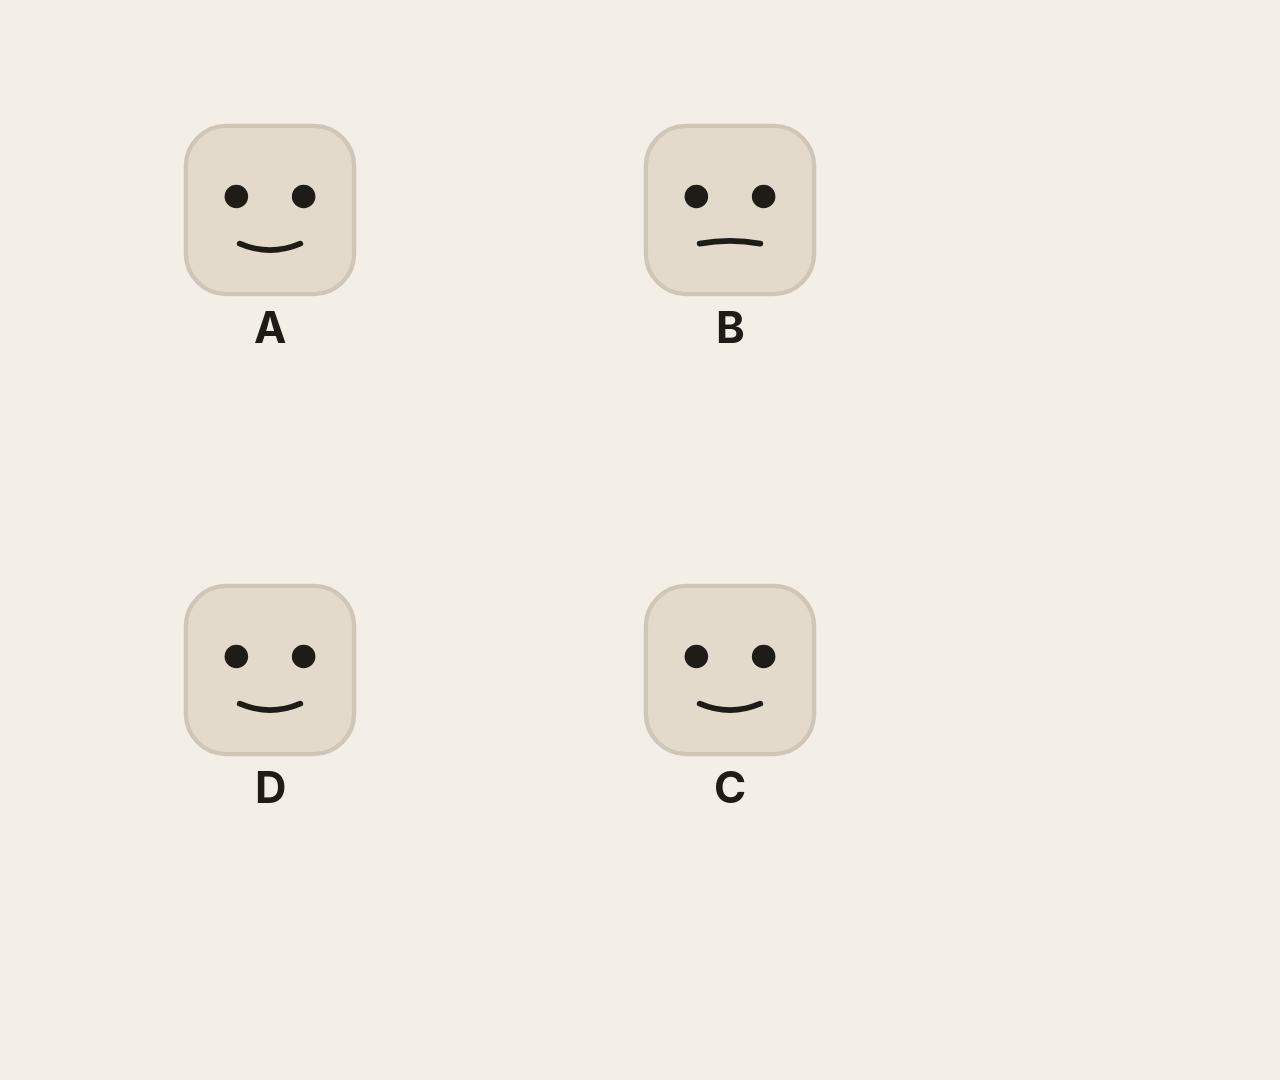
<file: film/src/index.html>
<!doctype html>
<html lang="en">
<head>
<meta charset="utf-8">
<title>Net Influence Explainer</title>
<link rel="stylesheet" href="tokens.css">
<style>
  html, body { margin: 0; background: var(--ground); }
  canvas { display: block; }
</style>
</head>
<body>
<canvas id="c"></canvas>
<script src="tokens.js"></script>
<script src="film.js"></script>
<script src="audio.js"></script>
<script>
  window.READY = Promise.all([
    document.fonts.load("400 40px Inter"), document.fonts.load("600 40px Inter"),
    document.fonts.load("700 40px Inter"), document.fonts.load("400 40px DejaVuMono"),
  ]).then(() => document.fonts.ready).then(() => {
    const t = parseFloat(new URLSearchParams(location.search).get('t') || '0');
    window.seek(t);
    return true;
  });
</script>
</body>
</html>
</file>
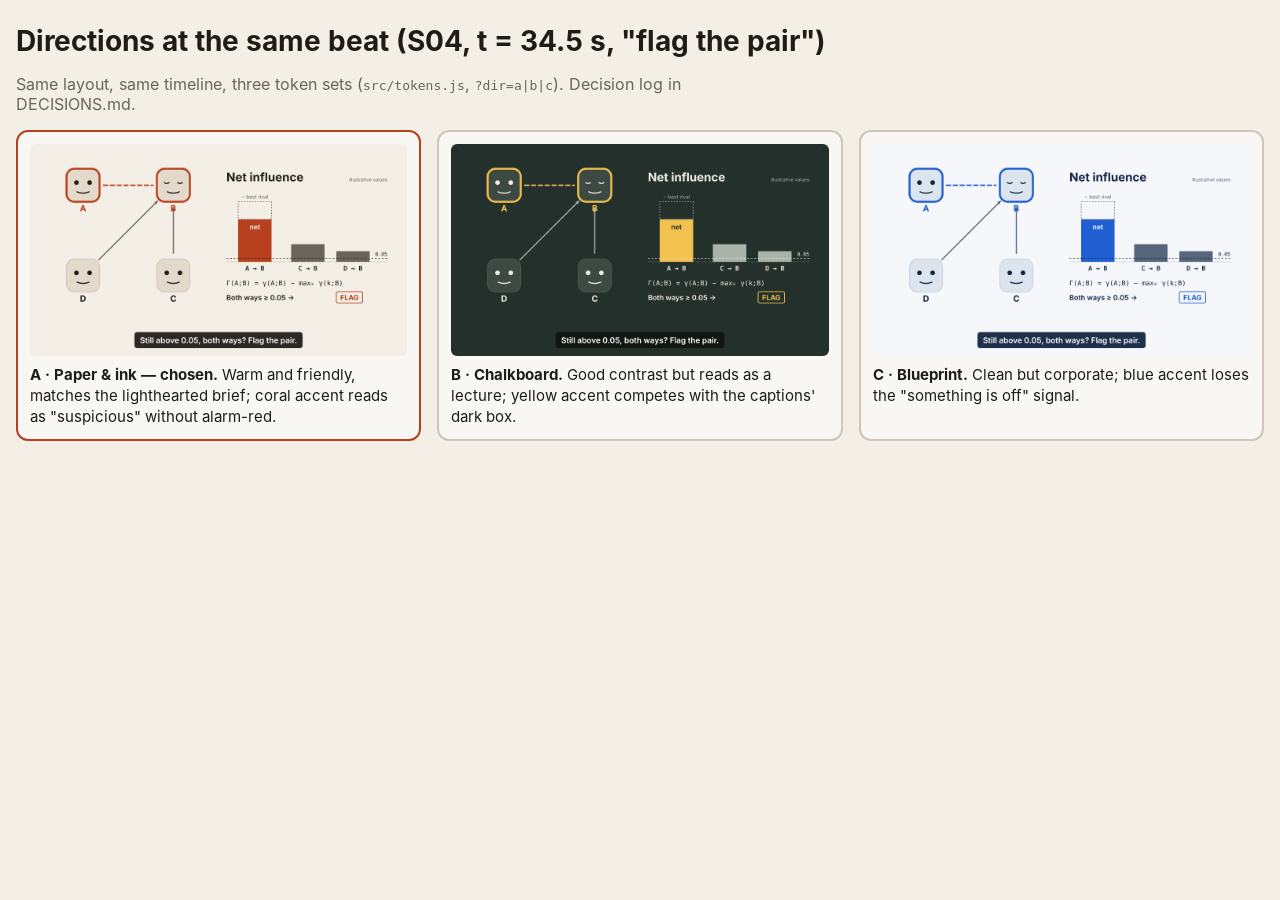
<file: film/directions.html>
<!doctype html>
<html lang="en"><head><meta charset="utf-8"><title>Film Directions</title>
<link rel="stylesheet" href="src/tokens.css">
<style>
body{margin:0;padding:24px 16px;background:var(--ground);color:var(--ink);font-family:var(--sans)}
h1{font-size:28px;margin:0 0 4px} p{color:var(--muted);max-width:70ch}
.grid{display:grid;grid-template-columns:repeat(auto-fit,minmax(300px,1fr));gap:16px;margin-top:16px}
figure{margin:0;border:2px solid var(--line);border-radius:12px;padding:12px;background:#fff8}
figure.win{border-color:var(--accent)} img{width:100%;border-radius:6px;display:block}
figcaption{margin-top:8px;font-size:15px;line-height:1.4} b{font-weight:700}
</style></head><body>
<h1>Directions at the same beat (S04, t = 34.5 s, "flag the pair")</h1>
<p>Same layout, same timeline, three token sets (<code>src/tokens.js</code>, <code>?dir=a|b|c</code>). Decision log in DECISIONS.md.</p>
<div class="grid">
<figure class="win"><img src="stills/dirs/16x9_a_t34.50.png" alt="Direction A: warm paper ground, ink text, coral accent"><figcaption><b>A · Paper & ink — chosen.</b> Warm and friendly, matches the lighthearted brief; coral accent reads as "suspicious" without alarm-red.</figcaption></figure>
<figure><img src="stills/dirs/16x9_b_t34.50.png" alt="Direction B: dark chalkboard ground with yellow accent"><figcaption><b>B · Chalkboard.</b> Good contrast but reads as a lecture; yellow accent competes with the captions' dark box.</figcaption></figure>
<figure><img src="stills/dirs/16x9_c_t34.50.png" alt="Direction C: cool white ground with blue accent"><figcaption><b>C · Blueprint.</b> Clean but corporate; blue accent loses the "something is off" signal.</figcaption></figure>
</div></body></html>
</file>
<file: film/src/tokens.css>
@font-face { font-family: 'Inter'; src: url('fonts/Inter-Regular.otf'); font-weight: 400; }
@font-face { font-family: 'Inter'; src: url('fonts/Inter-SemiBold.otf'); font-weight: 600; }
@font-face { font-family: 'Inter'; src: url('fonts/Inter-Bold.otf'); font-weight: 700; }
@font-face { font-family: 'DejaVuMono'; src: url('fonts/DejaVuSansMono.ttf'); font-weight: 400; }
:root {
  --ground: #F4EFE6; --ink: #1F1C18; --muted: #6B645A; --line: #CFC6B8;
  --accent: #B8401F; --accent-soft: #F1D3C6;
  --sans: 'Inter', system-ui, sans-serif; --mono: 'DejaVuMono', monospace;
  --space: 8px;
}
</file>
